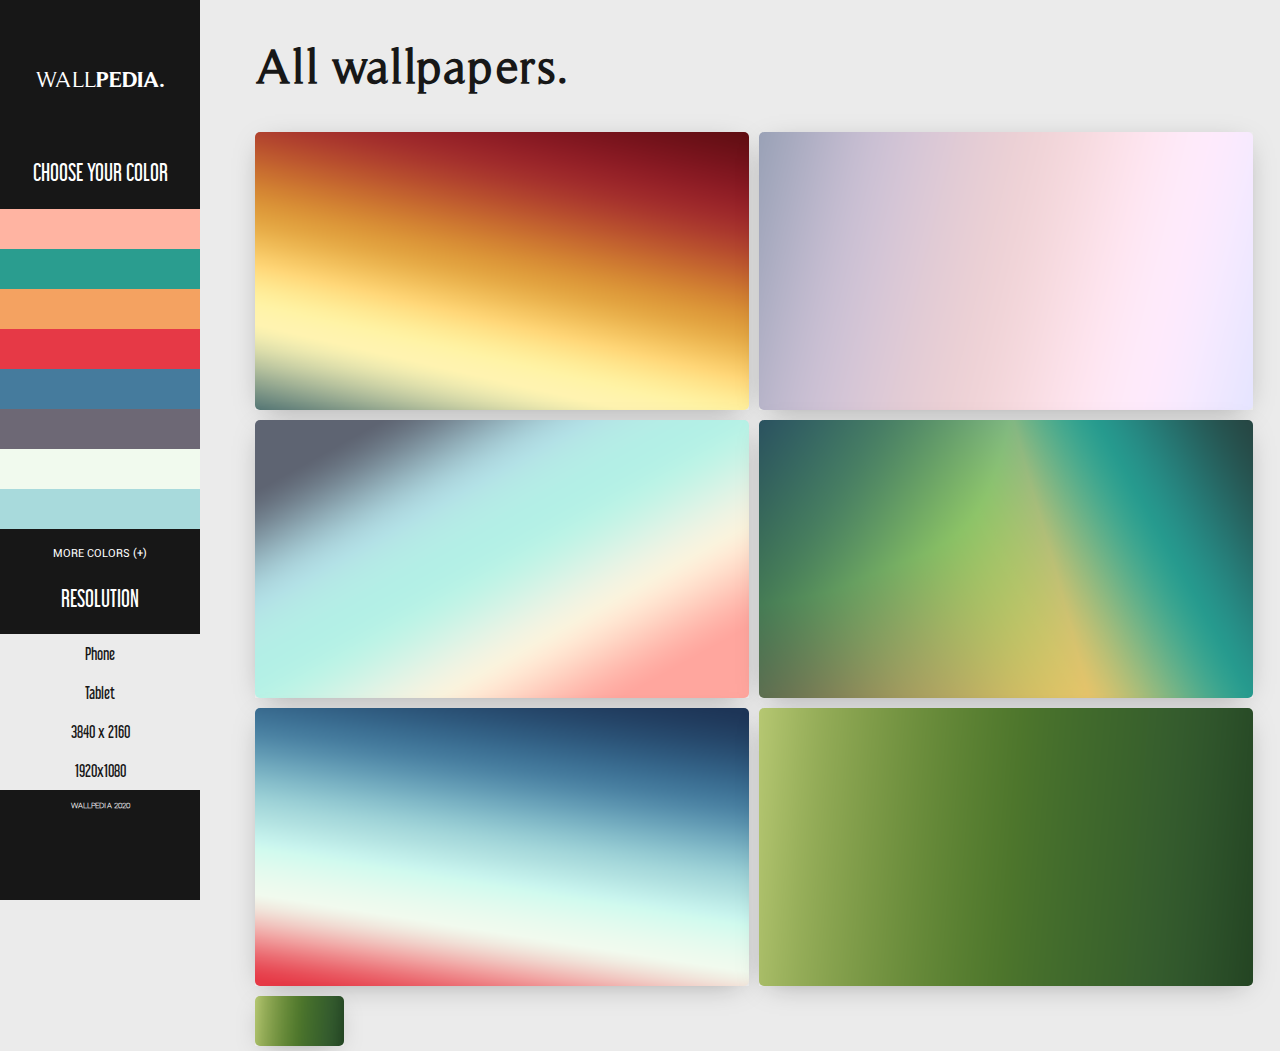
<file: index.html>
<!DOCTYPE html>
<html lang="en" xmlns="http://www.w3.org/1999/xhtml">
<head>
  <title>Wallpedia</title>
  <link href="style.css" rel="stylesheet" type="text/css">
  <link rel="shortcut icon" href="favicon.ico" type="image/x-icon" />
  <meta charset="UTF-8" name="viewport" content="user-scalable=no">
</head>
  <body id="site" onload="getImg()">
    <div id="myModal" class="modal">
      <span class="close">&times;</span>
      <img class="modal-content" id="img01">
      <div id="caption"></div>
      </div>
    <div class="menu">
      <div class="logo">
        <p1>WALL</p1><p2>PEDIA.</p2>
      </div>
      <div class="palette-list">
        <p> CHOOSE YOUR COLOR </p>
          <button class="colors" style="background-color:#ffb4a2">
          </button>
          <button class="colors" style="background-color:#2a9d8f">
          </button>
          <button class="colors" style="background-color:#f4a261">
          </button>
          <button class="colors" style="background-color:#e63946">
          </button>
          <button class="colors" style="background-color:#457b9d">
          </button>
          <button class="colors" style="background-color:#6d6875">
          </button>
          <button class="colors" style="background-color:#f1faee">
          </button>
          <button class="colors" style="background-color:#a8dadc">
          </button>
          <br>
          <br>
          <a href=""> MORE COLORS (+) </a>
      </div>
      <div class="resolution-list">
        <p> RESOLUTION </p>
          <button class="resolutions">
            Phone
          </button>
          <button class="resolutions">
            Tablet
          </button>
          <button class="resolutions">
            3840 x 2160
          </button>
          <button class="resolutions">
            1920x1080
          </button>
      </div>
      <h1> WALLPEDIA 2020 </h1>
    </div>
    <section>
        <div class="content">
          <h1>All wallpapers.</h1>
          <div id="all-images" class="allImages">
        </div>
        <div id="loadingId" class="loading">
          <div class="circle"></div>
          <div class="circle"></div>
          <div class="circle"></div>
        </div>
        <button onclick="topFunction()" id="topBtn" title="Go to top">↑</button>
        </div>

    </section>
    <footer>
    </footer>
    <script type="text/javascript" src="script.js"></script>
    <script type="text/javascript">
      
    </script>
  </body>
</html>
</file>
<file: style.css>
::-webkit-scrollbar {
    display: none;
}



html {
  scroll-behavior: smooth;
}

body {
  background-color: #ebebeb;
  margin: auto;
  overflow: scroll;
  -webkit-touch-callout: none;
  -webkit-user-select: none;
  -khtml-user-select: none;
  -moz-user-select: none;
  -ms-user-select: none;
  user-select: none;
}

header {
  position: sticky;
  width: 90%;
  height: 150px;
  background-color: #dedede;
  display: block;
  margin-left: 10%;
}

section {
  overflow: scroll;
  margin-left: 200px;
}

p1 {
  font-family: "timeless";
  font-size: 1.4em;
  margin: auto;
  color: white;
}

p2 {
  font-family: "timeless-bold";
  font-size: 1.4em;
  margin: auto;
  color: white;
}

p3 {
  font-family: "roboto-regular";
  font-size: 0.7em;
  color: white;
  text-align: center;
}

#loader {
  background-color: #353b48;
  display: flex;
  align-items: center;
  justify-content: center;
  margin: 0;
}

.loading {
  display: none;
  left: 54%;
  bottom: 15px;
  position: fixed;
  transition: opacity .3s ease-in;
}

.circle {
  background-color: #171717;
  border-radius: 50%;
  border: 2px #ebebeb solid;
  margin: 3px;
  height: 15px;
  width: 15px;
  animation: jump 0.4s ease-in infinite;
}

.circle:nth-of-type(2) {
  animation-delay: 0.1s;
}

.circle:nth-of-type(3) {
  animation-delay: 0.2s;
}

.resolution-list {
  margin: 25px 0 10px 0;
}

.resolution-list , .palette-list p {
  color: white;
  font-family: "roboto-bold";
  font-size: 1em;
  text-align: center;
}

.image {
  height: 80%;
  width: 80%;
  border: solid 1px #191919;
  margin: auto;
  border-radius: 5px;
}

.logo {
  padding: 45px 0 45px 0;
  text-align: center;
}

.post {

}

.seperator {
  padding: 5px;
  margin: auto;
  background-color: #111111;
}

.content {
  padding: 5px 0 0 50px;
  width: 98%;
}

.allImages {
  bottom: 0;
}

.content h1 {
  color: #171717;
  font-size: 3em;
  font-family: "timeless";
  margin-left: 6px;
}

.menu {
  height: 100%;
  width: 200px;
  position: fixed;
  z-index: 3;
  top: 0;
  left: 0;
  background-color: #171717;
  overflow-x: hidden;
  padding-top: 20px;
}

.menu a:link {
  color: white;
  font-family: "roboto-regular";
  text-decoration: none;
  font-size: 0.7em;
  text-align: center;
  display: block;
  margin: 0 auto;
}

.menu a:hover {
  color: #c3675b;
  text-decoration: none;
  text-align: center;
  cursor: pointer;
}

.menu a:visited {
  color: white;
  text-decoration: none;
  text-align: center;
}

.menu a:active {
  color: white;
  text-decoration: none;
  text-align: center;
}

.menu p {
  color: white;
  font-family: "libel";
  font-size: 1.4em;
  text-align: center;
}

.menu h1 {
  color: white;
  font-family: "roboto-thin";
  font-size: 0.5em;
  text-align: center;
}

.colors {
  border: none;
  padding: 20px;
  width: 100%;
}

.colors:hover {
  border: none;
  padding: 20px;
  width: 100%;
  cursor: pointer;
  border-right: 15px solid #171717;
  transition: 0.2s;
  transition-timing-function: ease-in-out;
}

.resolutions {
  border: none;
  padding: 10px;
  width: 100%;
  background-color: #ebebeb;
  color: #171717;
  font-family: "libel";
  font-size: 1em;
  text-align: center;
}

.resolutions:hover {
  border: none;
  padding: 10px;
  width: 100%;
  cursor: pointer;
  border-right: 15px solid #171717;
  transition: 0.2s;
  transition-timing-function: ease-in-out;
}

div.gallery {

  border: none;
  margin: 0;
  -webkit-box-shadow: 0px 6px 28px -10px rgba(0,0,0,0.35);
  -moz-box-shadow: 0px 6px 28px -10px rgba(0,0,0,0.35);
  box-shadow: 0px 6px 28px -10px rgba(0,0,0,0.35);
}

div.gallery:hover {
  border: none;
  margin: 0;
  cursor: pointer;
  transform: scale(1.03);
  transition: 0.4s;
  transition-timing-function: ease-in-out;
}

div.gallery img {
  display: block;
  width: 100%;
}

* {
  box-sizing: border-box;
}

.myImages-bonus {
  object-fit: cover;
  height: 50px;
}

.responsive {
  padding: 5px;
  float: left;
  width: 50%;
}

.responsive-bonus {
  padding: 5px;
  float: left;

}

#myImg {
  border-radius: 5px;
  cursor: pointer;
  transition: 0.3s;
}

#myImg:hover {opacity: 1;}

.modal {
  display: none;
  position: fixed;
  z-index: 2;
  padding-top: 50px;
  left: 0;
  top: 0;
  width: 100%;
  height: 100%;
  overflow: auto;
  background-color: rgb(0,0,0);
  background-color: rgba(0,0,0,1);
  font-family: "roboto-regular";
  font-size: 1,4em;
}

.modal-content {
  margin: auto;
  display: block;
  width: 100%;
  max-width: 1500px;
  top: 0;
}

#caption {
  margin: auto;
  display: block;
  width: 80%;
  max-width: 700px;
  text-align: center;
  color: #ccc;
  padding: 20px 0;
  height: 150px;
}

.modal-content, #caption {
  animation-name: zoom;
  animation-duration: 0.6s;
}

#topBtn {
  left: 0;
  top: 0;
  margin-left: 108px;
  display: none;
  position: fixed;
  z-index: 2;
  border: 2px rgba(0, 0, 0, 0) solid;
  outline: none;
  background-color: #ebebeb;
  color: #171717;
  cursor: pointer;
  width: 100%;
  height: 2.6em;
  border-radius: 4px;
  font-size: 2em;
  font-family: "roboto-bold";
}

#topBtn:hover {
  transition: 0.4s;
  background-color: #171717;
  color: #ebebeb;
}


@keyframes zoom {
  from {transform:scale(0)}
  to {transform:scale(1)}
}

@keyframes jump {
  0% {
      transform: translateY(0);
  }
  50% {
      transform: translateY(-10px);
  }
}

.close {
  position: absolute;
  top: 15px;
  right: 35px;
  color: #f1f1f1;
  font-size: 40px;
  font-weight: bold;
  transition: 0.3s;
}


.close:hover,
.close:focus {
  color: #bbb;
  text-decoration: none;
  cursor: pointer;
}


@font-face {
  font-family: "platnomor";
  src: url(platnomor.ttf);
}

@font-face {
  font-family: "libel";
  src: url(libel.ttf);
}

@font-face {
  font-family: "roboto-regular";
  src: url(roboto-regular.ttf);
}

@font-face {
  font-family: "roboto-bold";
  src: url(roboto-bold.ttf);
}

@font-face {
  font-family: "roboto-thin";
  src: url(roboto-thin.ttf);
}

@font-face {
  font-family: "coolvetica";
  src: url(coolvetica.ttf);
}

@font-face {
  font-family: "euphorigenic";
  src: url(euphorigenic.ttf);
}

@font-face {
  font-family: "timeless";
  src: url(timeless.ttf);
}

@font-face {
  font-family: "timeless-bold";
  src: url(timeless-bold.ttf);
}

@media screen and (max-width: 992px) and (min-width: 500px) {

  #topBtn {
    left: 4%;
    font-size: 2.5em;
  }

  .loading {
    display: none;
    left: 60%;
  }
  .circle {
    height: 25px;
    width: 25px;
  }
.menu {
  width: 300px;
  }
  .menu p {
    color: white;
    font-family: "libel";
    font-size: 2.2em;
    text-align: center;
  }
  .menu a:link {
    font-size: 1.3em;
  }

  .modal-content {
    width: 100%;
  }

header {
  width: 65%;
  margin-left: 30%;
  }

section {
  width: 65%;
  margin-left: 300px;
  }

  .resolutions {
    border: none;
    padding: 20px;
    width: 100%;
    font-size: 2em;
    text-align: center;
  }

  .resolutions:hover {
    border: none;
    padding: 20px;
    width: 100%;
    cursor: pointer;
    border-right: 15px solid #171717;
    transition: 0.2s;
  }

.responsive {
  width: 100%;
  margin: 6px 0;
  }
  p1 {
    font-family: "timeless";
    font-size: 2.3em;
    margin: auto;
    color: white;
  }

  p2 {
    font-family: "timeless-bold";
    font-size: 2.3em;
    margin: auto;
    color: white;
  }
  .colors {
    border: none;
    padding: 40px;
    width: 100%;
  }
  .colors:hover {
    border: none;
    padding: 40px;
    width: 100%;
    cursor: pointer;
    border-right: 15px solid #171717;
    transition: 0.2s;
  }


}
@media only screen and (max-width: 500px) {
  .menu {
    width: 500px;
    }
    .menu p {
      color: white;
      font-family: "libel";
      font-size: 2.4em;
      text-align: center;
    }
  header {
    width: 60%;
    margin-left: 40%;
    }

  section {
    width: 60%;
    margin-left: 400px;
    }

  .responsive {
    width: 100%;
  }


}

.clearfix:after {
  content: "";
  display: table;
  clear: both;
}
</file>
